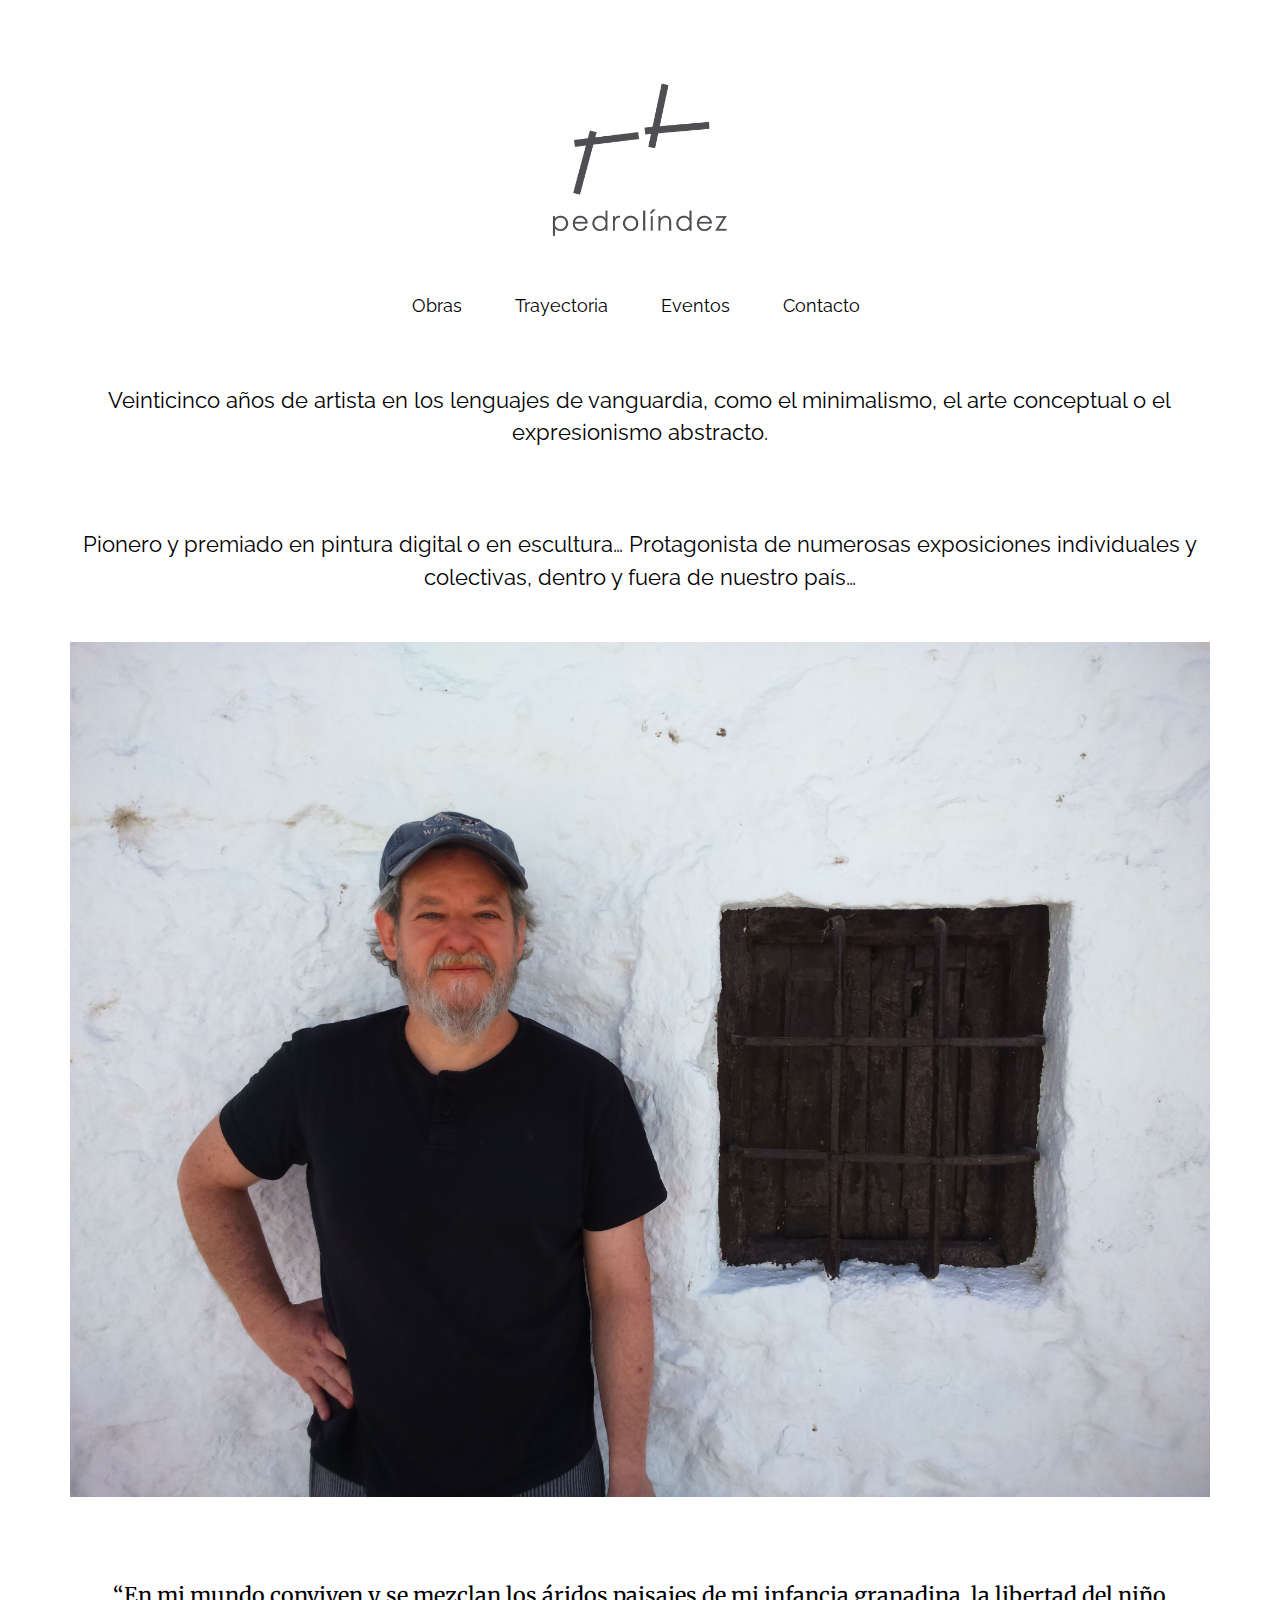
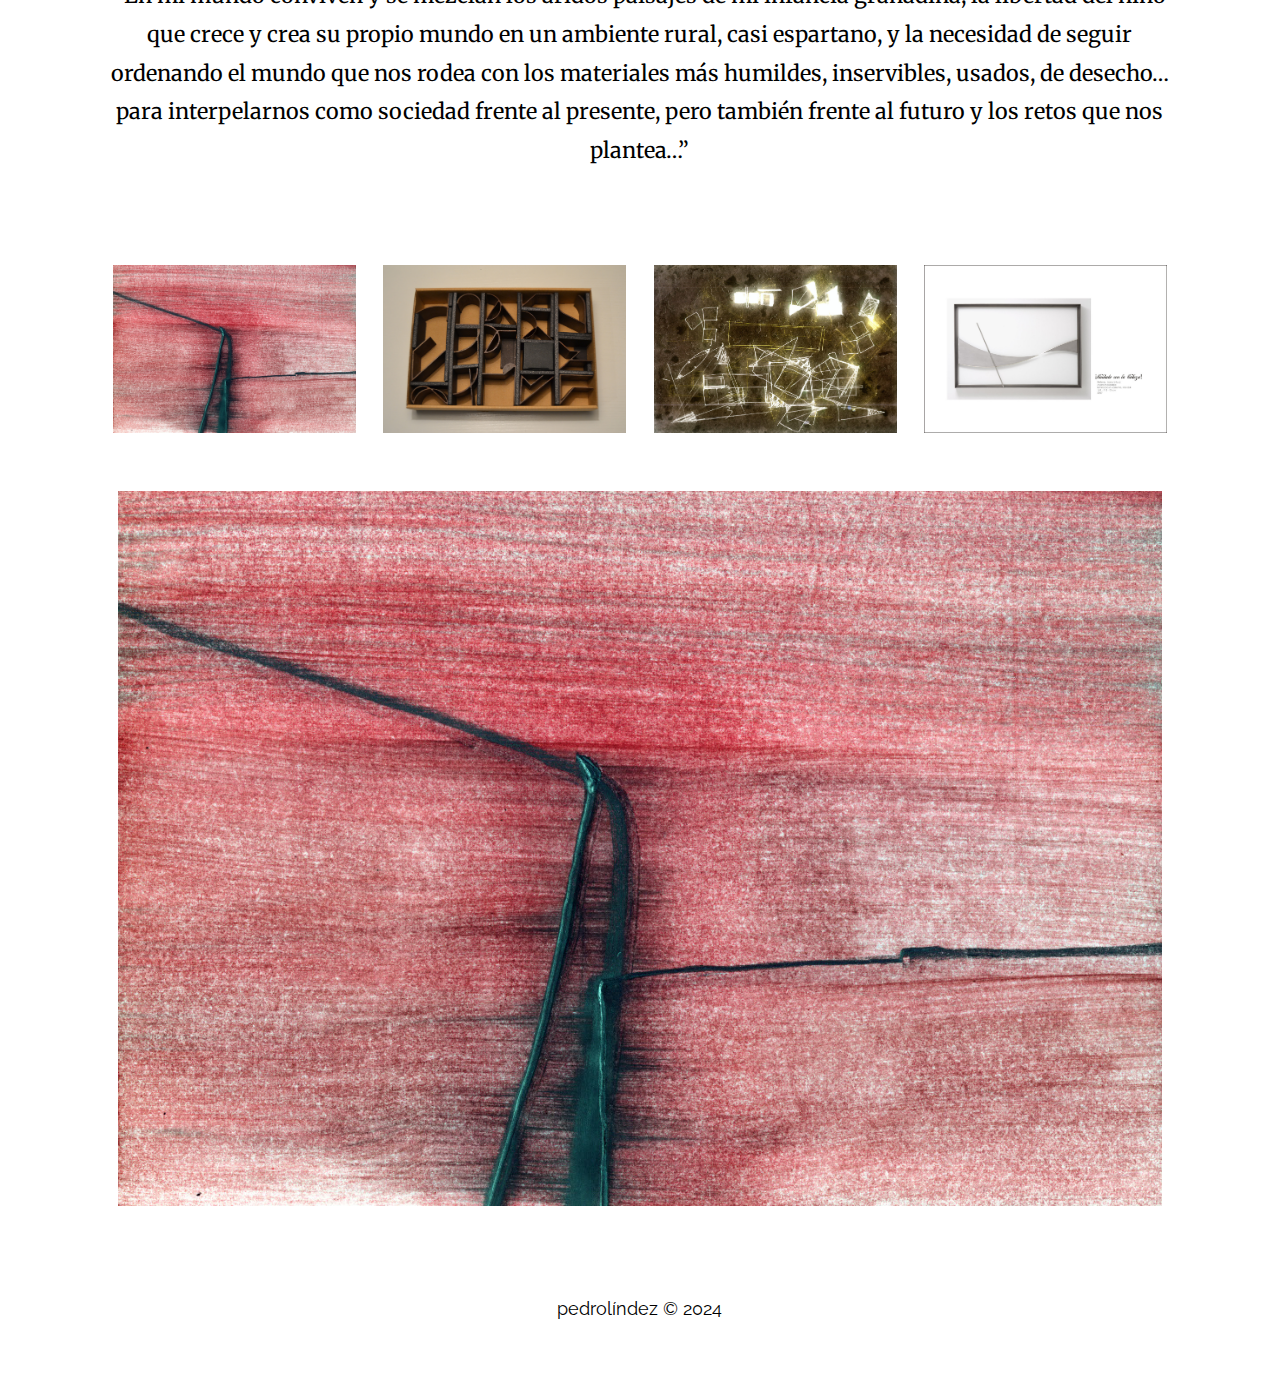
<file: index.html>
<!DOCTYPE html>
<html lang="en">
<head>
    <meta charset="UTF-8">
    <meta name="viewport" content="width=device-width, initial-scale=1.0">
    <title>Pedro Lindez</title>

    <!-- Google Fonts -->
    <link rel="preconnect" href="https://fonts.googleapis.com">
    <link rel="preconnect" href="https://fonts.gstatic.com" crossorigin>
    <link href="https://fonts.googleapis.com/css2?family=Merriweather:ital,wght@0,300;0,400;0,700;0,900;1,300;1,400;1,700;1,900&family=Raleway:ital,wght@0,100..900;1,100..900&display=swap" rel="stylesheet">
    
    <!-- Css -->
    <link rel="stylesheet" href="css/mobile.css">
</head>
<body>
    <div class="container">

        <nav class="nav">
            <div class="logo">
                <a href="./index.html">
                    <img src="img/logo.jpg" />
                </a>
            </div>
            <div class="nav-bar">
                <ul class="nav-menu">
                    <li><a href="./obras.html">Obras</a></li>
                    <li><a href="./trayectoria.html">Trayectoria</a></li>
                    <li><a href="./eventos.html">Eventos</a></li>
                    <li><a href="./contacto.html">Contacto</a></li>
                </ul>
            </div>
        </nav>
        
        <div class="texto-presentacion-1">
            <p>
                Veinticinco años de artista en los lenguajes de vanguardia, como el minimalismo, el arte conceptual o el expresionismo abstracto. 
            </p>
            
            <p>
                Pionero y premiado en pintura digital o en escultura… 
                Protagonista de numerosas exposiciones individuales y colectivas, dentro y fuera de nuestro país…
            </p>
        </div>

        <div class="foto-perfil">
            <img src="img/inicio/pedro.jpg" />
        </div>

        <div class="texto-presentacion-2">
            <p>
            “En mi mundo conviven y se mezclan los áridos paisajes de mi infancia granadina, la libertad del niño que crece y crea su propio mundo en un ambiente rural, 
            casi espartano, y la necesidad de seguir ordenando el mundo que nos rodea con los materiales más humildes, inservibles, usados, de desecho… 
            para interpelarnos como sociedad frente al presente, pero también frente al futuro y los retos que nos plantea…”
            </p>
        </div>
        <div>
            <div class="lista-obras">
            
                <div id="obra-inicio-1" class="obra" onclick="showImage(this)">
                    <img src="img/inicio/obra-inicio-1-web.jpg" />
                </div>
        
                <div id="obra-inicio-2" class="obra" onclick="showImage(this)">
                    <img id="obra-2" src="img/inicio/obra-inicio-2-web.jpg" />
                </div>
        
                <div id="obra-inicio-3" class="obra" onclick="showImage(this)">
                    <img src="img/inicio/obra-inicio-3-web.jpg" />
                </div>
        
                <div id="obra-inicio-4" class="obra" onclick="showImage(this)">
                    <img src="img/inicio/obra-inicio-4-web.jpg" />
                </div>
            </div>
            
            <div class="obra-grande">
                <img id="big-image" src="img/inicio/obra-inicio-1-web.jpg" />
            </div>
        </div>
        
        <footer>
            <p>pedrolíndez © 2024</p>
        </footer>
    </div>

    <script src="js/index.js" type="text/javascript"></script>
</body>
</html>
</file>
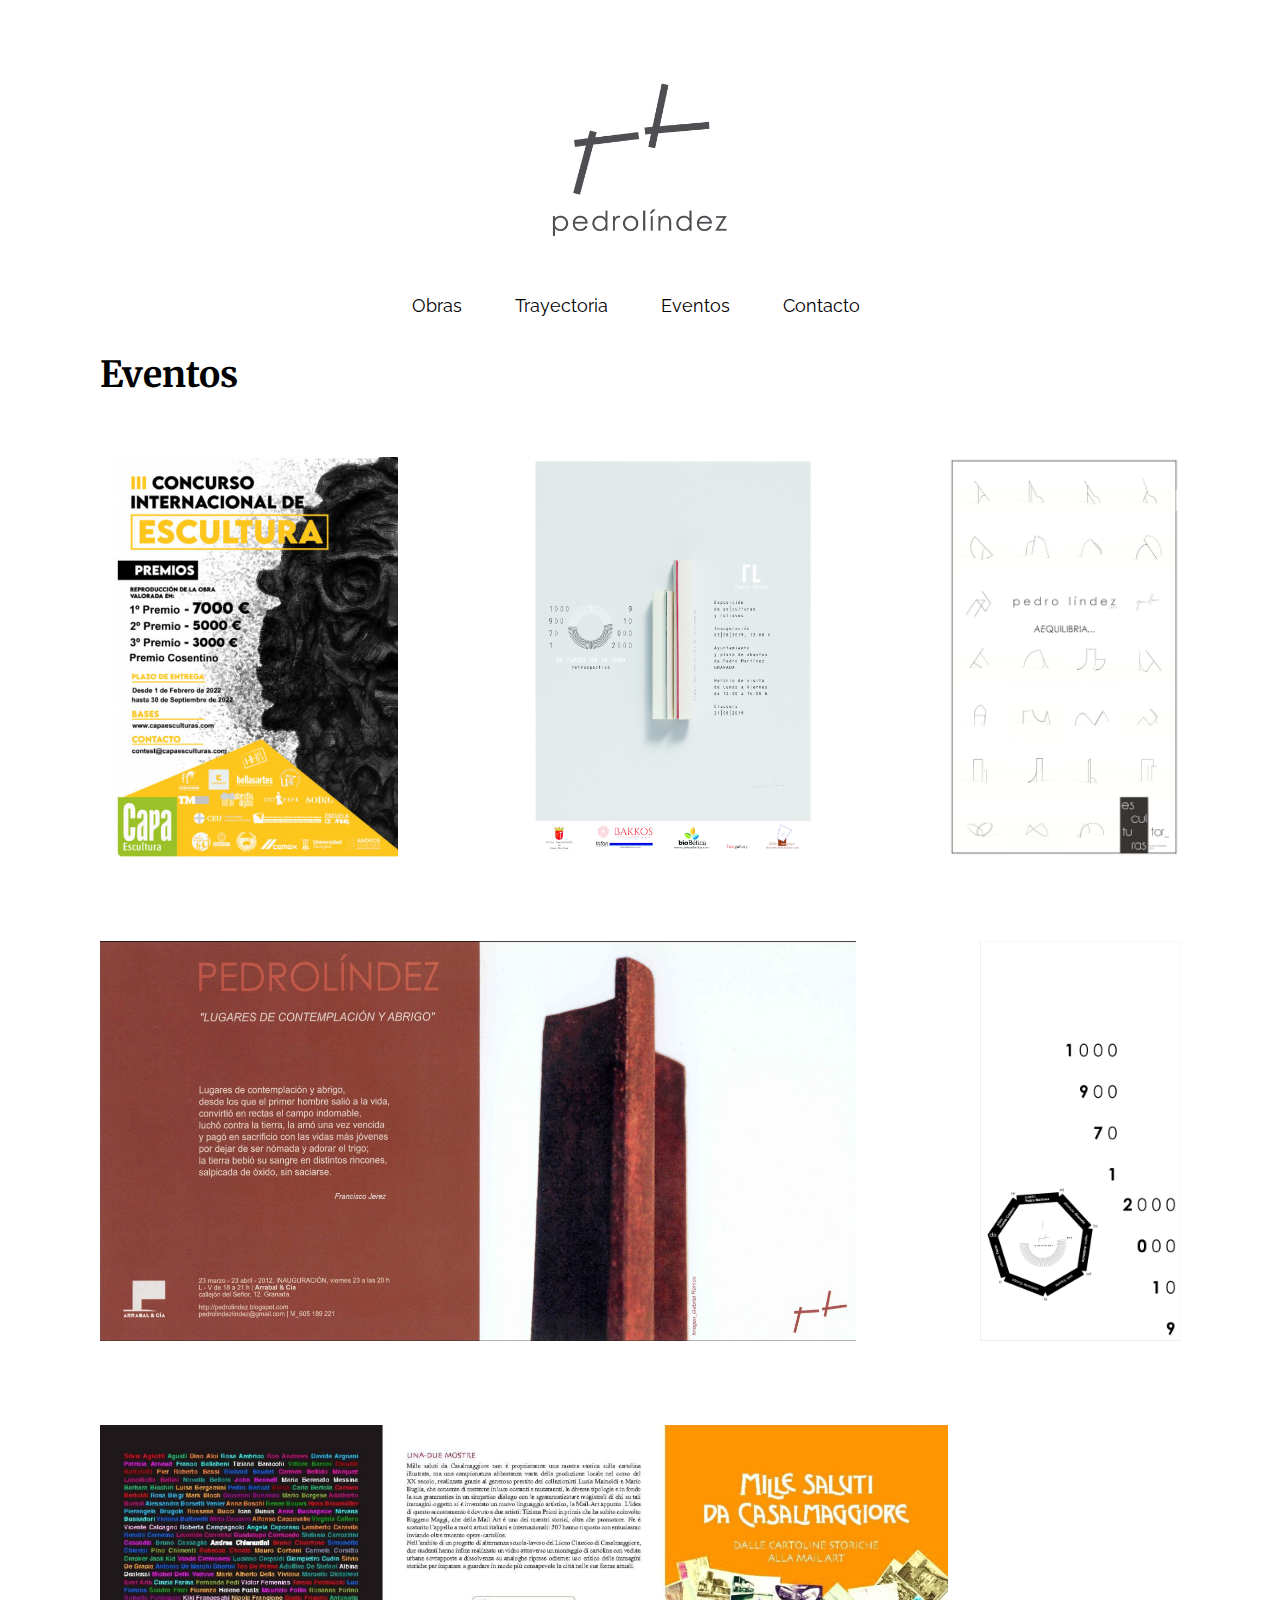
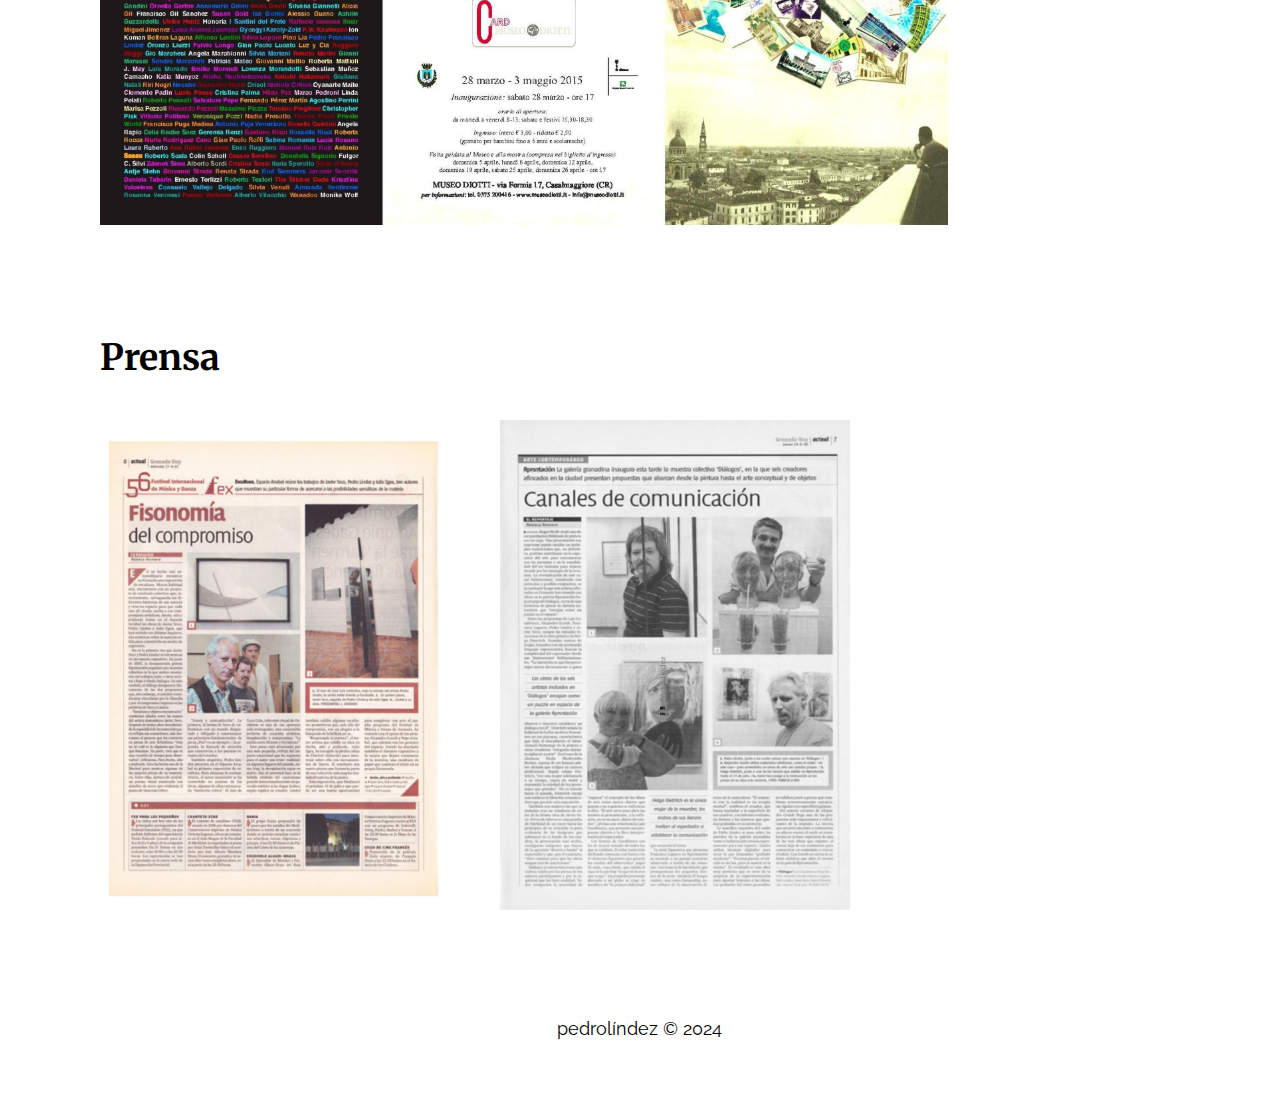
<file: eventos.html>
<!DOCTYPE html>
<html lang="en">
<head>
    <meta charset="UTF-8">
    <meta name="viewport" content="width=device-width, initial-scale=1.0">

    <!-- Google Fonts -->
    <link rel="preconnect" href="https://fonts.googleapis.com">
    <link rel="preconnect" href="https://fonts.gstatic.com" crossorigin>
    <link href="https://fonts.googleapis.com/css2?family=Merriweather:ital,wght@0,300;0,400;0,700;0,900;1,300;1,400;1,700;1,900&family=Raleway:ital,wght@0,100..900;1,100..900&display=swap" rel="stylesheet">
    
    <link rel="stylesheet" href="css/mobile.css">
    <title>Pedro Lindez</title>
</head>
<body>
    <div class="container">

        <nav class="nav">
            <div class="logo">
                <a href="./index.html">
                    <img src="img/logo.jpg" />
                </a>
            </div>
            <div class="nav-bar">
                <ul class="nav-menu">
                    <li><a href="./obras.html">Obras</a></li>
                    <li><a href="./trayectoria.html">Trayectoria</a></li>
                    <li><a href="./eventos.html">Eventos</a></li>
                    <li><a href="./contacto.html">Contacto</a></li>
                </ul>
            </div>
        </nav>
           
        <div class="eventos">
            
            <h1 class="titulo-eventos">Eventos</h1>
            
            <div class="lista-eventos">
                <div class="fila-eventos-1">
                    <div><img src="./img/eventos/eventos-1.jpg" /></div>
                    <div><img src="./img/eventos/eventos-2.jpg" /></div>
                    <div><img src="./img/eventos/eventos-3.jpg" /></div>
                </div>  
                <div class="fila-eventos-2">
                    <div class="double"><img src="./img/eventos/eventos-5.jpg" /></div>    
                    <div><img src="./img/eventos/eventos-6.jpg" /></div>
                </div>
                <div class="fila-eventos-3">
                    <img src="./img/eventos/eventos-4.jpg" />
                </div>  
            </div>
                
            <h1 class="titulo-prensa">Prensa</h1>
            <div class="lista-prensa">
                <div class="fila-prensa">
                    <img src="./img/eventos/prensa-1.jpg" />
                    <img src="./img/eventos/prensa-2.jpg" />
                </div>
                <!--
                    <div class="fila-prensa">
                        <img src="./img/eventos/prensa-3.jpg" />
                    </div>
                -->
            </div>
        </div>

        <footer>
            <p>pedrolíndez © 2024</p>
        </footer>
        
    </div>

    <script src="js/index.js" type="text/javascript"></script>
</body>
</html>
</file>
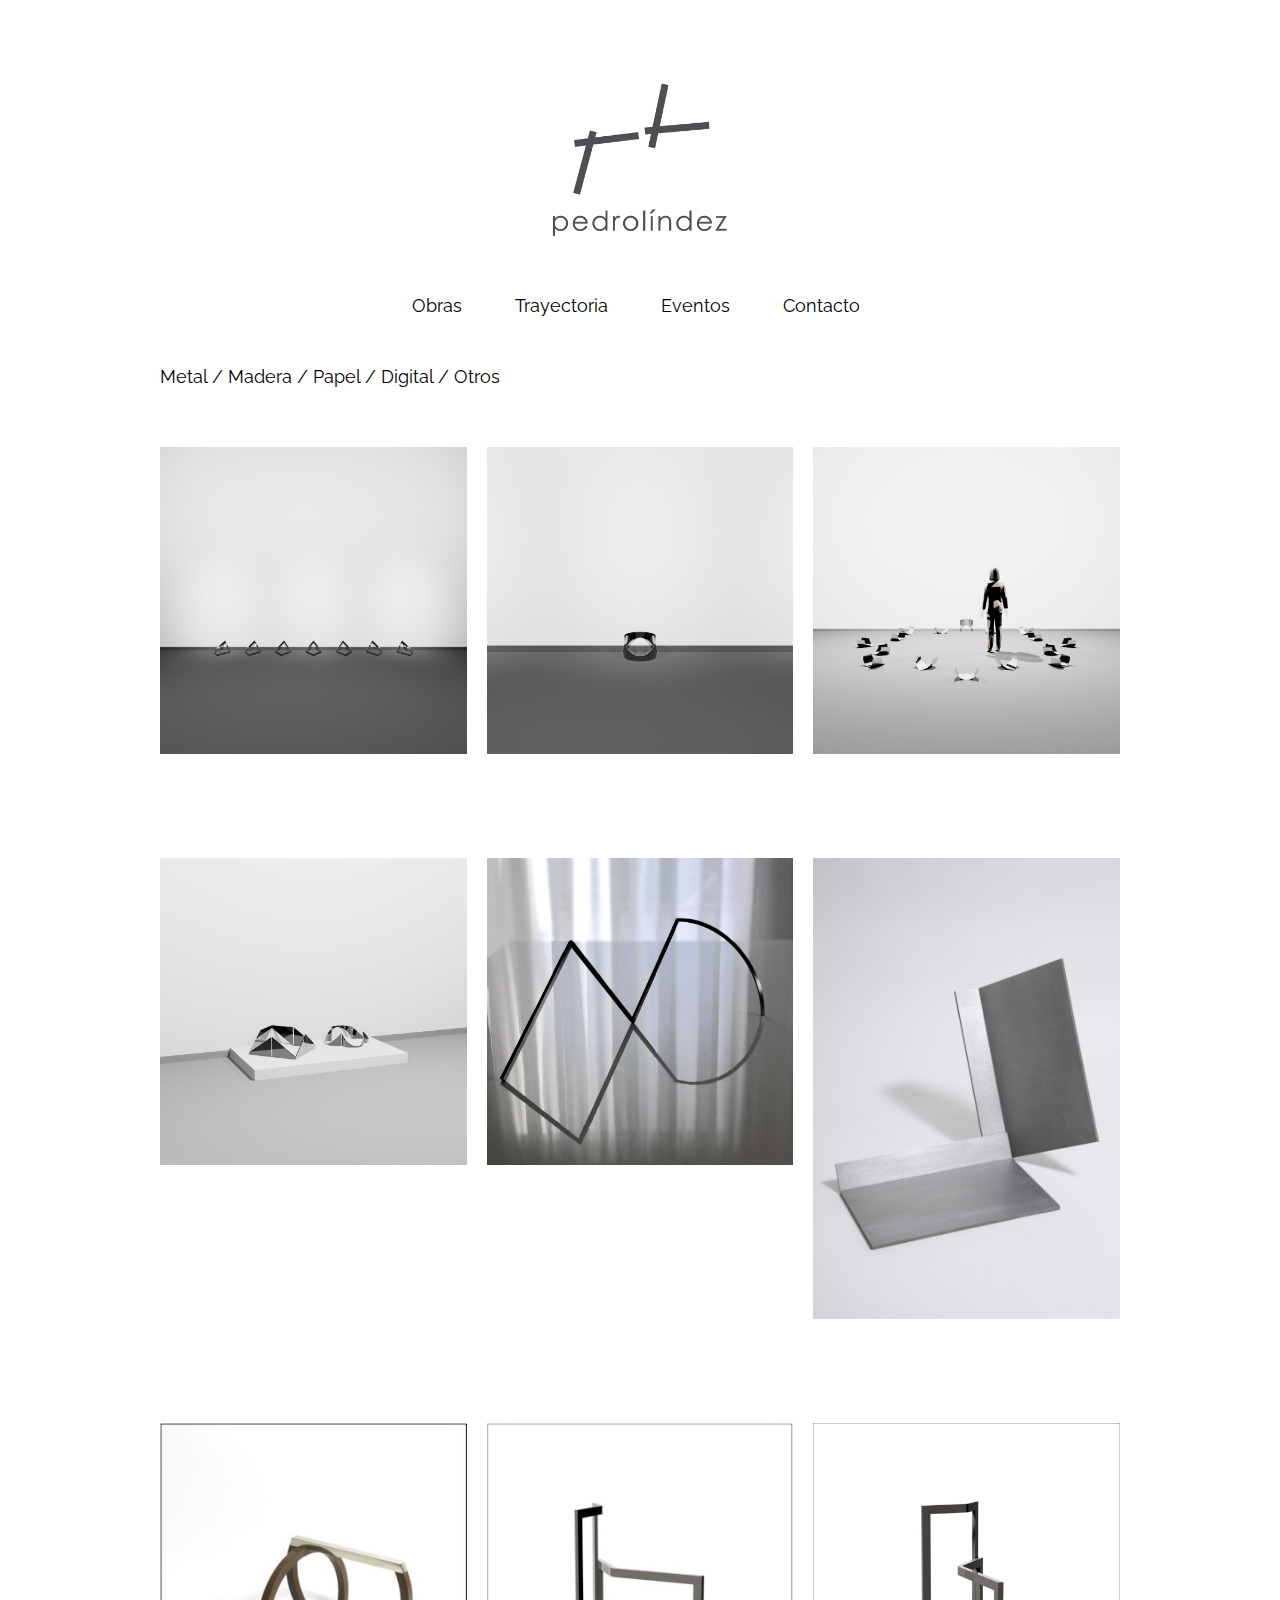
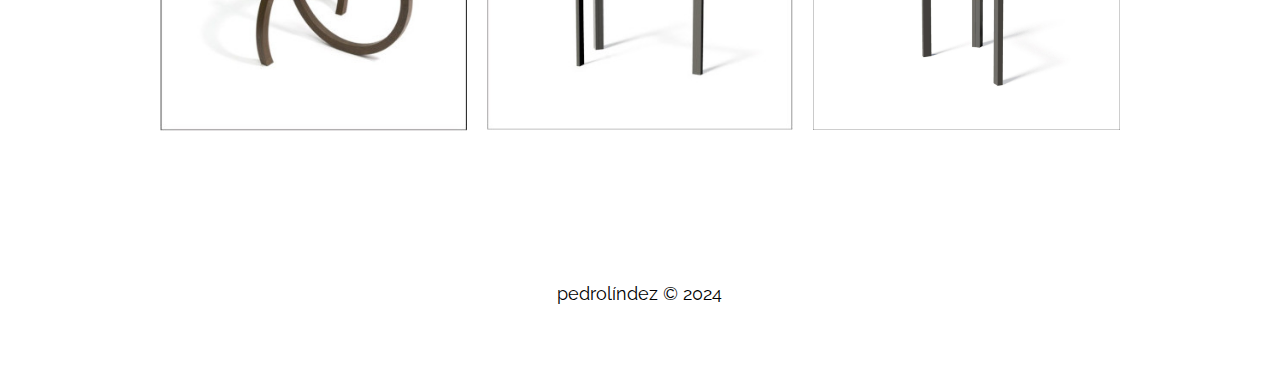
<file: obras.html>
<!DOCTYPE html>
<html lang="en">
<head>
    <meta charset="UTF-8">
    <meta name="viewport" content="width=device-width, initial-scale=1.0">

    <!-- Google Fonts -->
    <link rel="preconnect" href="https://fonts.googleapis.com">
    <link rel="preconnect" href="https://fonts.gstatic.com" crossorigin>
    <link href="https://fonts.googleapis.com/css2?family=Merriweather:ital,wght@0,300;0,400;0,700;0,900;1,300;1,400;1,700;1,900&family=Raleway:ital,wght@0,100..900;1,100..900&display=swap" rel="stylesheet">
    
    <link rel="stylesheet" href="css/mobile.css">
    <title>Pedro Lindez</title>
</head>
<body>
    <div class="container">

        <nav class="nav">
            <div class="logo">
                <a href="./index.html">
                    <img src="img/logo.jpg" />
                </a>
            </div>
            <div class="nav-bar">
                <ul class="nav-menu">
                    <li><a href="./obras.html">Obras</a></li>
                    <li><a href="./trayectoria.html">Trayectoria</a></li>
                    <li><a href="./eventos.html">Eventos</a></li>
                    <li><a href="./contacto.html">Contacto</a></li>
                </ul>
            </div>
        </nav>
        
        <div class="obras-container">
            
            <div class="pics-navbar">
                <ul>
                    <li><a id="link-obras-metal" href="#" onclick="showGrid(this)">Metal</a> /</li>
                    <li><a id="link-obras-madera" href="#" onclick="showGrid(this)">Madera</a> /</li>
                    <li><a id="link-obras-papel" href="#" onclick="showGrid(this)">Papel</a> /</li>
                    <li><a id="link-obras-digital" href="#" onclick="showGrid(this)">Digital</a> /</li>
                    <li><a id="link-obras-otros" href="#" onclick="showGrid(this)">Otros</a></li>
                </ul>
    
            </div>

            <div class="obras-grid">
                
                <!-- Single View -->
                <div id="single-view" class="zi-neg v-hidden">
                    <div class="close" onclick="closeSingleView()">X</div>
                    <h1 class="single-view-info">Untitled #12 / <span class="light-font">33x45cm</span></h1>
                    <div class="single-img">
                        <img id="single-view-img" src="img/obras/digital/digital-2.jpg" />
                    </div>
                </div>
                
                <!------ Obras Metal ------>
                <div id="obras-metal" class="d-block">
                    <div class="fila-grid">
                        <div onclick="showSingleView(this)" ><img src="./img/obras/metal/metal-04.jpg" /></div>
                        <div onclick="showSingleView(this)" ><img src="./img/obras/metal/metal-05.jpg" /></div>
                        <div onclick="showSingleView(this)" ><img src="./img/obras/metal/metal-06.jpg" /></div>
                        <div onclick="showSingleView(this)" ><img src="./img/obras/metal/metal-07.jpg" /></div>
                        <div onclick="showSingleView(this)" ><img src="./img/obras/metal/metal-08.jpg" /></div>
                        <div onclick="showSingleView(this)" ><img src="./img/obras/metal/metal-01b.jpg" /></div>
                        <div onclick="showSingleView(this)" ><img src="./img/obras/metal/metal-02b.jpg" /></div>
                        <div onclick="showSingleView(this)" ><img src="./img/obras/metal/metal-03b.jpg" /></div>
                        <div onclick="showSingleView(this)" ><img src="./img/obras/metal/Imagen-05.jpg" /></div>
                    </div>
                </div>

                <!------ Obras Madera ------>
                <div id="obras-madera" class="d-none">
                    <div class="fila-grid">
                        <div onclick="showSingleView(this)"><img src="./img/obras/madera/madera-1.jpg" /></div>
                        <div onclick="showSingleView(this)"><img src="./img/obras/madera/madera-2.jpg" /></div>
                        <div onclick="showSingleView(this)"><img src="./img/obras/madera/madera-3.jpg" /></div>
                        <div onclick="showSingleView(this)"><img src="./img/obras/madera/madera-4.jpg" /></div>
                        <div onclick="showSingleView(this)"><img src="./img/obras/madera/madera-5.jpg" /></div>
                        <div onclick="showSingleView(this)"><img src="./img/obras/madera/madera-6b.jpg" /></div>
                    </div>
                </div>

                <!------ Obras Papel ------>
                <div id="obras-papel" class="d-none">
                    <div class="fila-grid">
                        <div onclick="showSingleView(this)"><img src="./img/obras/papel/papel-1b.jpg" /></div>
                        <div onclick="showSingleView(this)"><img src="./img/obras/papel/papel-2b.jpg" /></div>
                        <div onclick="showSingleView(this)"><img src="./img/obras/papel/papel-3b.jpg" /></div>
                        <div onclick="showSingleView(this)"><img src="./img/obras/papel/papel-4b.jpg" /></div>
                        <div onclick="showSingleView(this)"><img src="./img/obras/papel/papel-5b.jpg" /></div>
                        <div onclick="showSingleView(this)"><img src="./img/obras/papel/papel-7.jpg" /></div>
                        <div onclick="showSingleView(this)"><img src="./img/obras/papel/papel-8.jpg" /></div>
                        <div onclick="showSingleView(this)"><img src="./img/obras/papel/papel-9.jpg" /></div>
                    </div>
                </div>

                <!------ Obras Digital ------>
                <div id="obras-digital" class="d-none">
                    <div class="fila-grid">
                        <div onclick="showSingleView(this)"><img src="./img/obras/digital/digital-1b.jpg" /></div>
                        <div onclick="showSingleView(this)"><img src="./img/obras/digital/digital-7.jpg" /></div>
                        <div onclick="showSingleView(this)"><img src="./img/obras/digital/digital-3b.jpg" /></div>
                        <div onclick="showSingleView(this)"><img src="./img/obras/digital/digital-4.jpg" /></div>
                        <div onclick="showSingleView(this)"><img src="./img/obras/digital/digital-5.jpg" /></div>
                        <div onclick="showSingleView(this)"><img src="./img/obras/digital/digital-6.jpg" /></div>
                        <div onclick="showSingleView(this)"><img src="./img/obras/digital/digital-2b.jpg" /></div>
                        <div onclick="showSingleView(this)"><img src="./img/obras/digital/digital-8.jpg" /></div>
                        <div onclick="showSingleView(this)"><img src="./img/obras/digital/digital-9.jpg" /></div>
                    </div>
                </div>

                <!------ Obras Otros Materiales ------>
                <div id="obras-otros" class="d-none">
                    <div class="fila-grid">
                        <div onclick="showSingleView(this)"><img src="./img/obras/otros/otros-1b.jpg" /></div>
                        <div onclick="showSingleView(this)"><img src="./img/obras/otros/otros-2.jpg" /></div>
                        <div onclick="showSingleView(this)"><img src="./img/obras/otros/otros-3.jpg" /></div>
                        <div onclick="showSingleView(this)"><img src="./img/obras/otros/otros-4a.jpg" /></div>
                        <div onclick="showSingleView(this)"><img src="./img/obras/otros/otros-5b.jpg" /></div>
                        <div onclick="showSingleView(this)"><img src="./img/obras/otros/otros-6b.jpg" /></div>
                        <div onclick="showSingleView(this)"><img src="./img/obras/otros/otros-8.jpg" /></div>
                        <div onclick="showSingleView(this)"><img src="./img/obras/otros/otros-9.jpg" /></div>
                    </div>
                </div>

            </div>

            

        </div>


        <footer>
            <p>pedrolíndez © 2024</p>
        </footer>
        
    </div>

    <script src="js/index.js" type="text/javascript"></script>
</body>
</html>
</file>
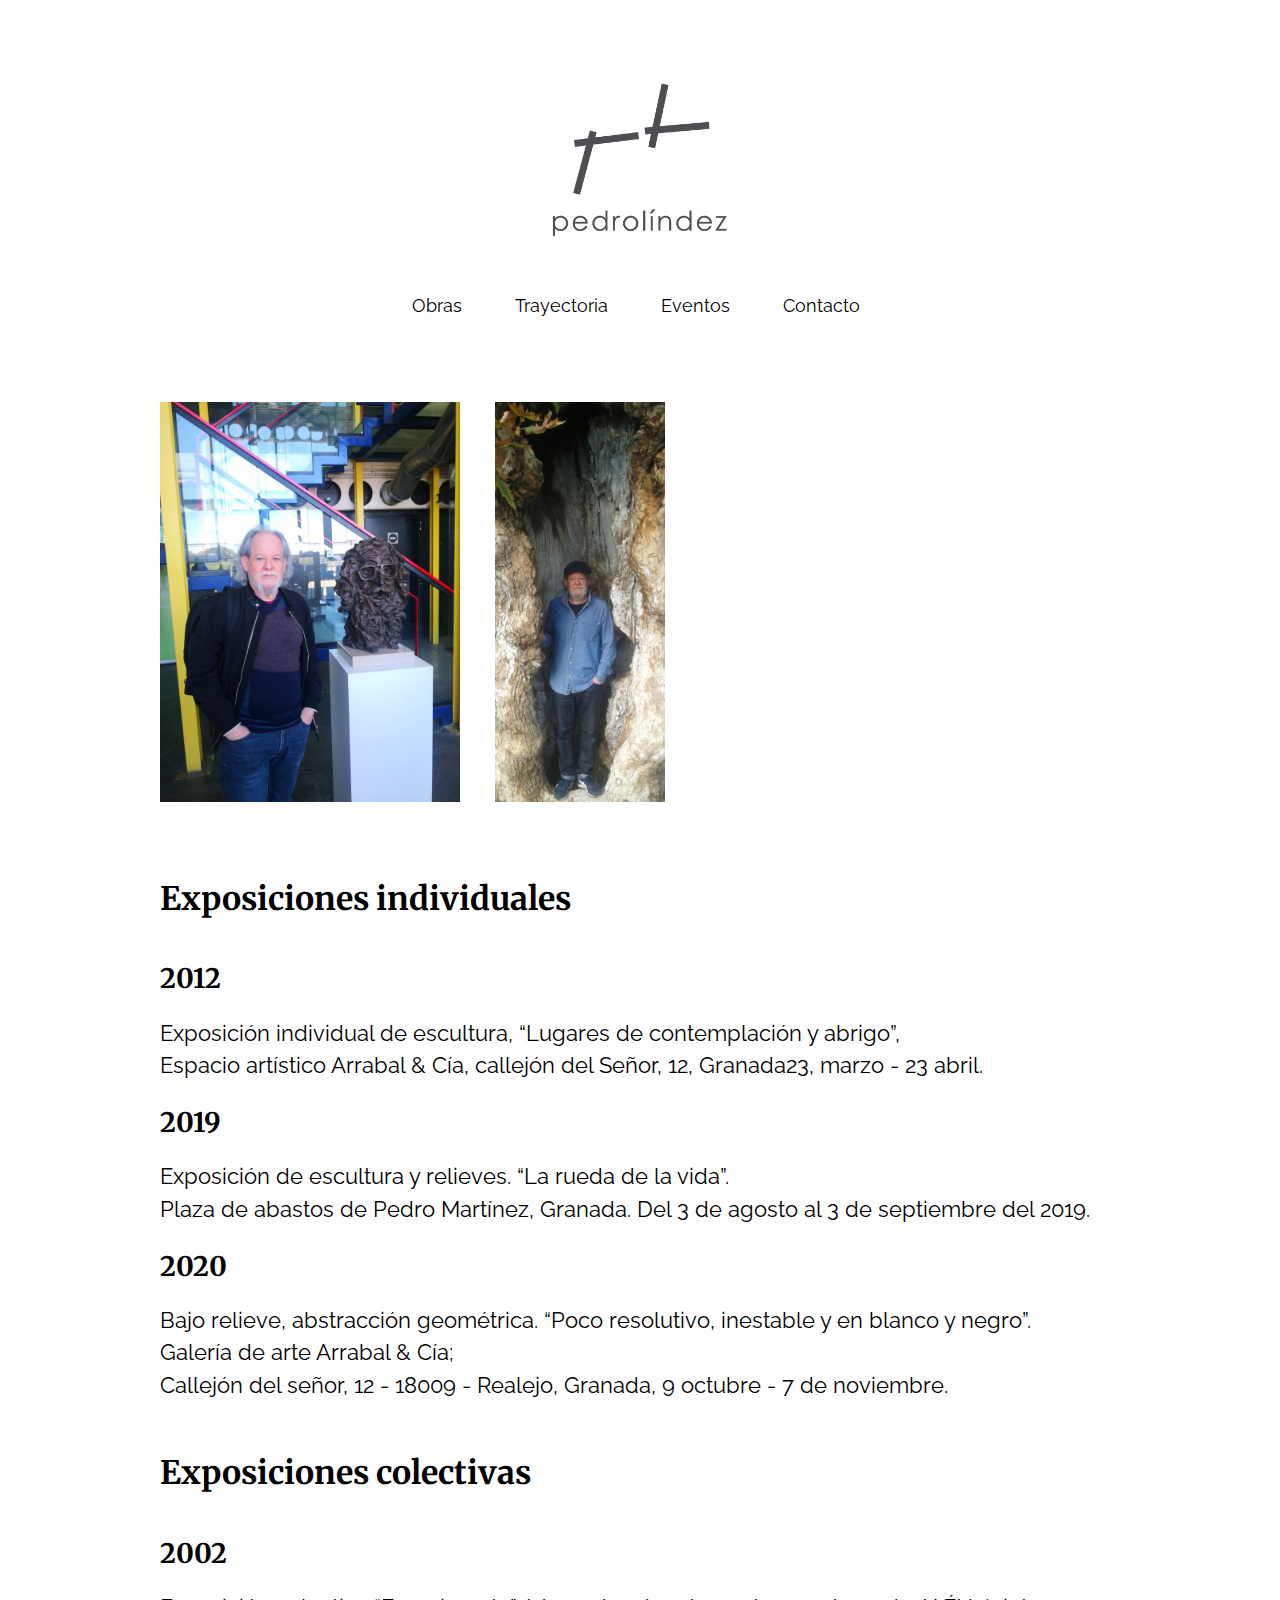
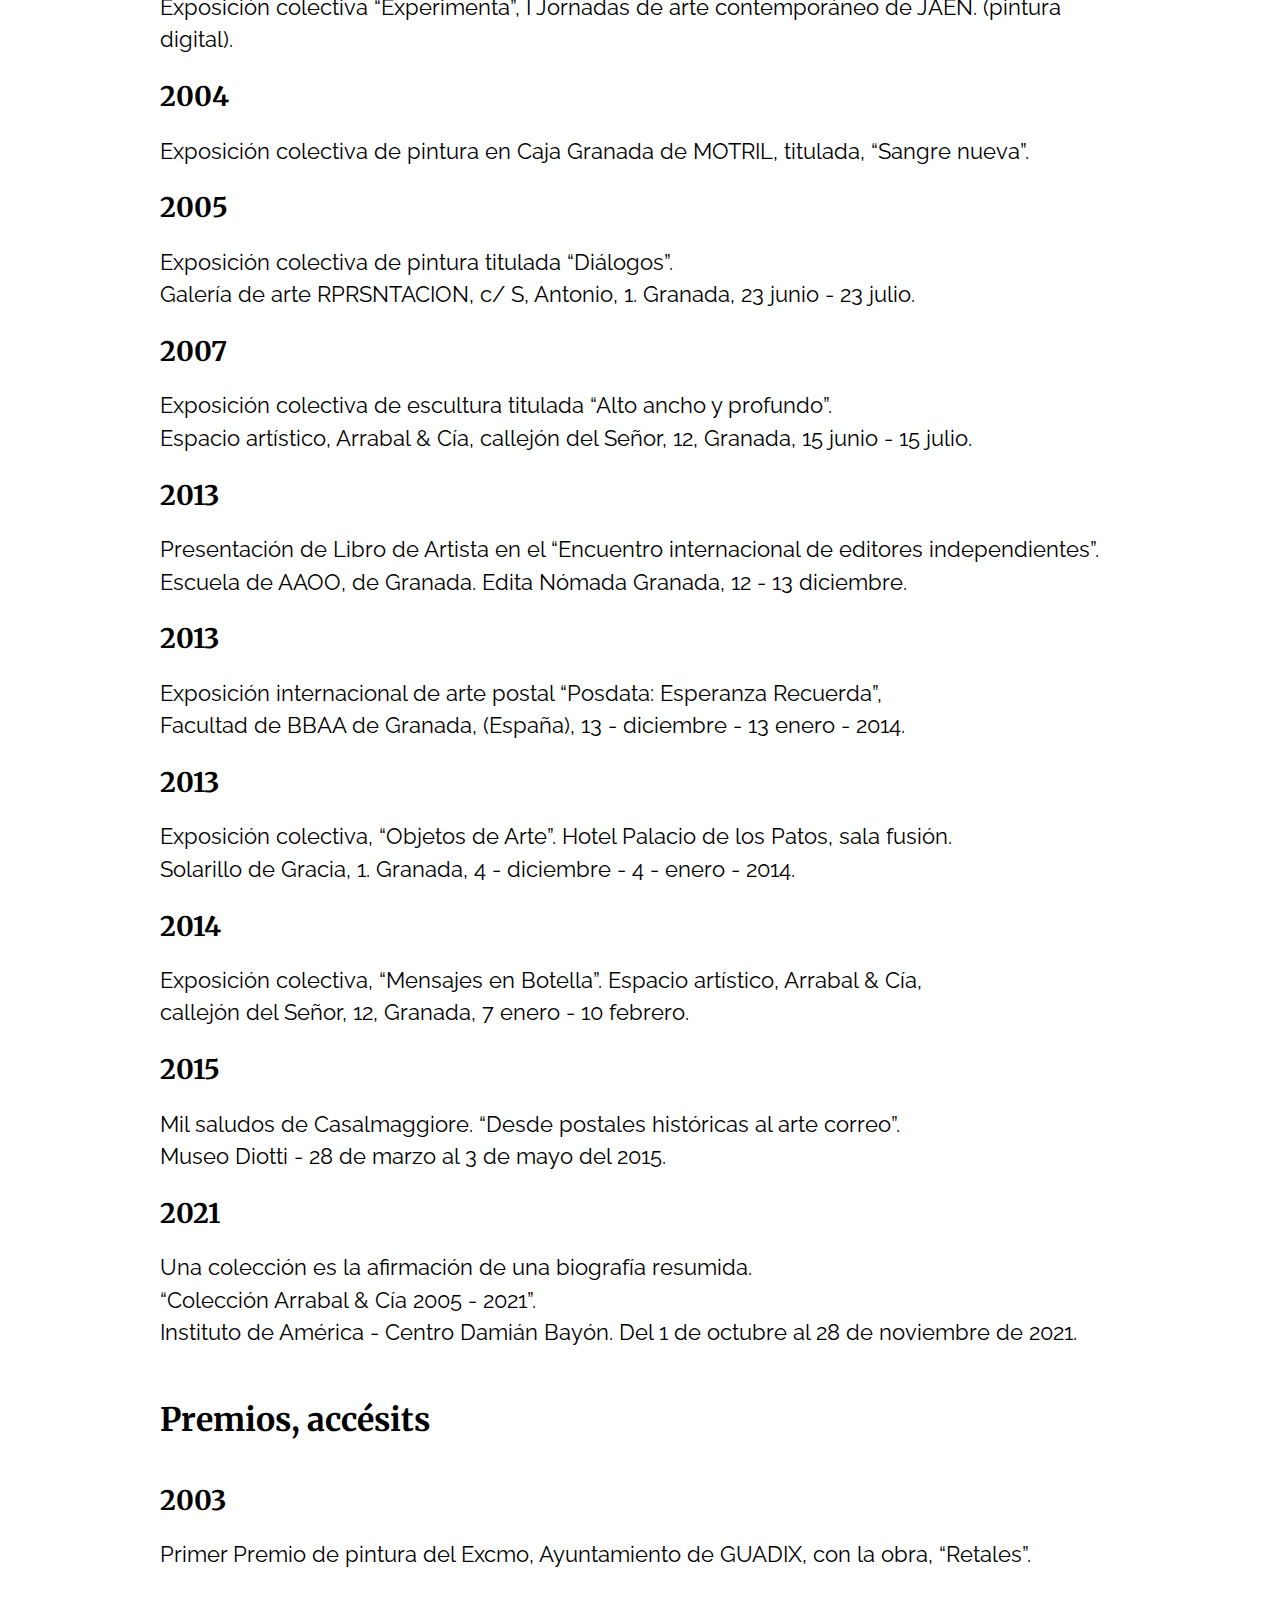
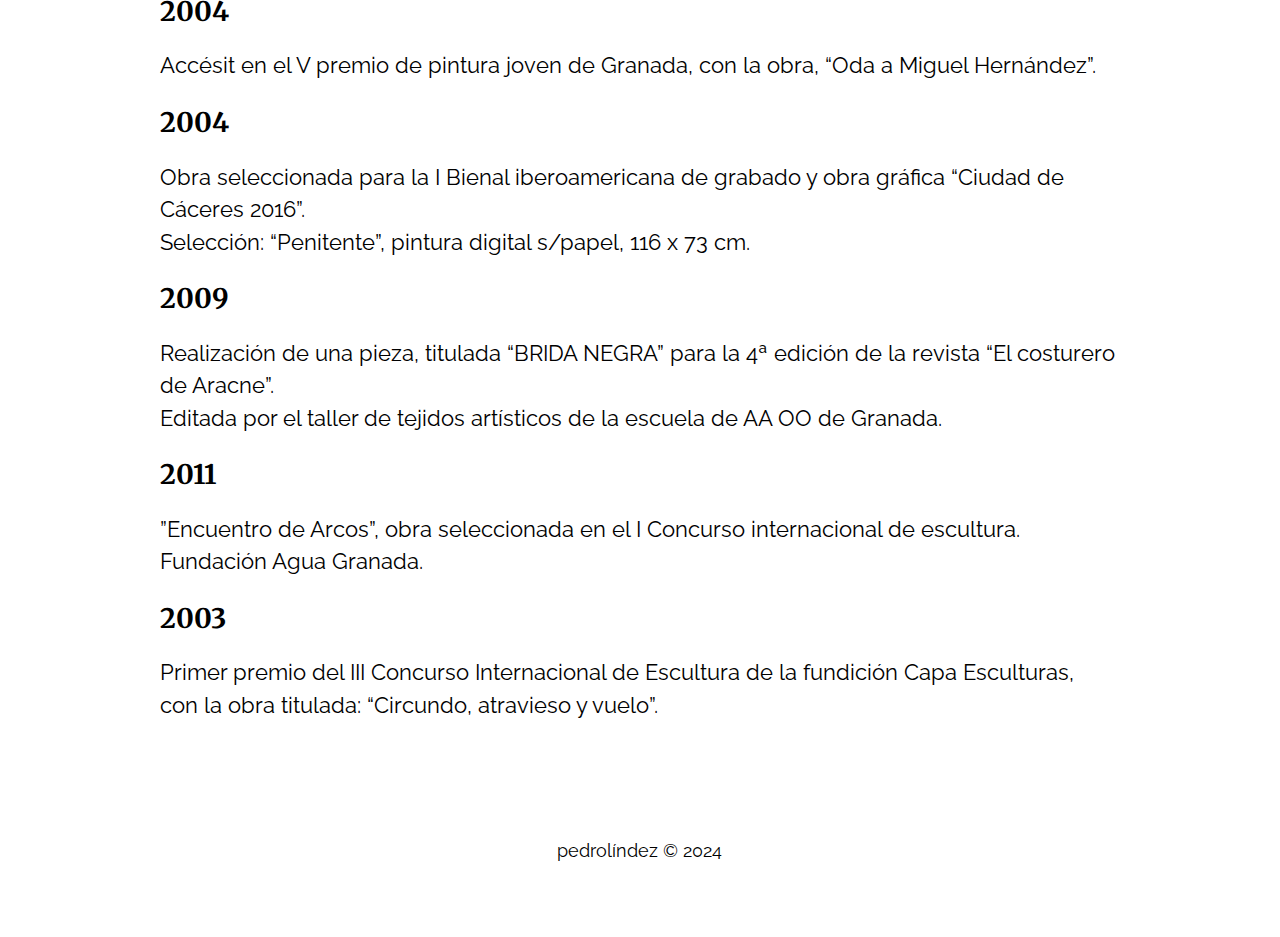
<file: trayectoria.html>
<!DOCTYPE html>
<html lang="en">
<head>
    <meta charset="UTF-8">
    <meta name="viewport" content="width=device-width, initial-scale=1.0">

    <!-- Google Fonts -->
    <link rel="preconnect" href="https://fonts.googleapis.com">
    <link rel="preconnect" href="https://fonts.gstatic.com" crossorigin>
    <link href="https://fonts.googleapis.com/css2?family=Merriweather:ital,wght@0,300;0,400;0,700;0,900;1,300;1,400;1,700;1,900&family=Raleway:ital,wght@0,100..900;1,100..900&display=swap" rel="stylesheet">
    
    <link rel="stylesheet" href="css/mobile.css">
    <title>Pedro Lindez</title>
</head>
<body>
    <div class="container">

        <nav class="nav">
            <div class="logo">
                <a href="./index.html">
                    <img src="img/logo.jpg" />
                </a>
            </div>
            <div class="nav-bar">
                <ul class="nav-menu">
                    <li><a href="./obras.html">Obras</a></li>
                    <li><a href="./trayectoria.html">Trayectoria</a></li>
                    <li><a href="./eventos.html">Eventos</a></li>
                    <li><a href="./contacto.html">Contacto</a></li>
                </ul>
            </div>
        </nav>
           
        <div class="trayectoria">

            <div class="fotos">
                <img class="foto-pedro" src="./img/pedro-3.jpg" />
                <img class="foto-pedro" src="./img/pedro-2.jpg" />
            </div>

            <div class="expo-individuales">
                
                <h1>Exposiciones individuales</h1>
                
                <h2>2012</h2>
                <p>Exposición individual de escultura, “Lugares de contemplación y abrigo”, <br/>
                    Espacio artístico Arrabal & Cía, callejón del Señor, 12, Granada23, marzo - 23 abril.</p>
                
                <h2>2019</h2>
                <p>Exposición de escultura y relieves. “La rueda de la vida”.<br/>
                   Plaza de abastos de Pedro Martínez, Granada. Del 3 de agosto al 3 de septiembre del 2019.</p>
                
                <h2>2020</h2>
                <p>
                    Bajo relieve, abstracción geométrica. “Poco resolutivo, inestable y en blanco y negro”.<br/>
                    Galería de arte Arrabal & Cía;<br/>
                    Callejón del señor, 12 - 18009 - Realejo, Granada, 9 octubre - 7 de noviembre.
                </p>
            </div>

            <div class="expo-colectivas">
                
                <h1>Exposiciones colectivas</h1>
                
                <h2>2002</h2>
                <p>Exposición colectiva “Experimenta”, I Jornadas de arte contemporáneo de JAÉN. (pintura digital). </p>
                
                <h2>2004</h2>
                <p>Exposición colectiva de pintura en Caja Granada de MOTRIL, titulada, “Sangre nueva”.</p>
                
                <h2>2005</h2>
                <p>Exposición colectiva de pintura titulada “Diálogos”.<br/>
                   Galería de arte RPRSNTACION, c/ S, Antonio, 1. Granada, 23 junio - 23 julio.</p>
                
                <h2>2007</h2>
                <p>Exposición colectiva de escultura titulada “Alto ancho y profundo”.<br/> 
                   Espacio artístico, Arrabal & Cía, callejón del Señor, 12, Granada, 15 junio - 15 julio.</p>
                
                <h2>2013</h2>   
                <p>Presentación de Libro de Artista en el “Encuentro internacional de editores independientes”.<br/>
                   Escuela de AAOO, de Granada. Edita Nómada Granada, 12 - 13 diciembre.</p>
                
                <h2>2013</h2>                          
                <p>Exposición internacional de arte postal “Posdata: Esperanza Recuerda”,<br/> 
                   Facultad de BBAA de Granada, (España), 13 - diciembre - 13 enero - 2014.</p>
                
                <h2>2013</h2>
                <p>Exposición colectiva, “Objetos de Arte”. Hotel Palacio de los Patos, sala fusión.<br/> 
                   Solarillo de Gracia, 1. Granada, 4 - diciembre - 4 - enero - 2014.</p>
                
                <h2>2014</h2>
                <p>Exposición colectiva, “Mensajes en Botella”. Espacio artístico, Arrabal & Cía,<br/> 
                    callejón del Señor, 12, Granada, 7 enero - 10 febrero.</p>
                
                <h2>2015</h2>
                <p>Mil saludos de Casalmaggiore. “Desde postales históricas al arte correo”.<br/>
                   Museo Diotti - 28 de marzo al 3 de mayo del 2015.</p>
                
                <h2>2021</h2>
                <p>Una colección es la afirmación de una biografía resumida.<br/> 
                   “Colección Arrabal & Cía 2005 - 2021”.<br/>
                   Instituto de América - Centro Damián Bayón. Del 1 de octubre al 28 de noviembre de 2021.</p>
            </div>

            <div class="premios">
                
                <h1>Premios, accésits</h1>
                
                <h2>2003</h2>
                <p>Primer Premio de pintura del Excmo, Ayuntamiento de GUADIX, con la obra, “Retales”.</p>
                
                <h2>2004</h2>
                <p>Accésit en el V premio de pintura joven de Granada, con la obra, “Oda a Miguel Hernández”.</p>
                
                <h2>2004</h2>
                <p>Obra seleccionada para la I Bienal iberoamericana de grabado y obra gráfica “Ciudad de Cáceres 2016”.<br/> 
                   Selección: “Penitente”, pintura digital s/papel, 116 x 73 cm.</p>
                
                <h2>2009</h2>
                <p>Realización de una pieza, titulada “BRIDA NEGRA” para la 4ª edición de la revista “El costurero de Aracne”.<br/> 
                    Editada por el taller de tejidos artísticos de la escuela de AA OO de Granada.</p>
                
                <h2>2011</h2>
                <p>”Encuentro de Arcos”, obra seleccionada en el I Concurso internacional de escultura.<br/>
                    Fundación Agua Granada.</p>
                
                <h2>2003</h2>
                <p>Primer premio del III Concurso Internacional de Escultura de la fundición Capa Esculturas,<br/> 
                   con la obra titulada: “Circundo, atravieso y vuelo”.</p>
            </div>
        </div>

        <footer>
            <p>pedrolíndez © 2024</p>
        </footer>
        
    </div>

    <script src="js/index.js" type="text/javascript"></script>
</body>
</html>
</file>
<file: css/mobile.css>
/* Breakpoints 480px / 768px / 1024px / 1280px */

/* @media (max-width: 1200px) {
    body {
        background-color: orange;
    }
}

@media (max-width: 1440px) {
    body {
        background-color: yellow;
    }
} */

/* Raleway <weight>: Use a value from 100 to 900 */


body {
    background: #FFF;
    font-family: "Raleway", sans-serif;
    font-optical-sizing: auto;
    font-style: normal;
    font-size: 18px;
}

.container {
    background: #FFF;
    width: 95%;
    margin: 0 auto;
    text-align: center;
    margin-top: 5%;
}

.logo img {
    width: 20%;
}

/******** Media Queries ********/

@media (min-width: 1024px) {
    .logo img {
        width: 192px;
    }
}


/****************************    Navbar    ****************************/

.nav-bar {
    margin-top: 3%;
    margin-bottom: 3%;
} 

.nav-menu {
    display: inline;
    list-style: none;
}

.nav-menu li {
    display: inline;
    margin-right: 4%;
    font-size: 1em;
}

.nav-menu li a {
    color: #000;
    text-decoration: none;
}

.nav-menu li a:hover {
    color: #AAA;
}

@media (min-width: 1440px) {
 
    .nav-menu li {
        margin-right: 3%;
        font-size: 1.1em;
    }
}

/****************************    Footer    ****************************/

footer {
    padding: 50px 0;
}

@media (min-width: 1440px) {
 
    footer {
        font-size: 1.2em;
    }
 
}


/****************************    index.html    ****************************/

.texto-presentacion-1 {
    margin: 0 auto;
    width: 99%;
}

.texto-presentacion-1 p {
    font-size: 1.2em;
    text-align: center;
    line-height: 1.5em;
    padding: 1.5em 1em 1.2em;
}

.texto-presentacion-2 {
    margin: 0 auto;
    padding-top: 1.2em;
    width: 90%;
}

.texto-presentacion-2 p {
    font-family: "Merriweather", serif;
    font-size: 1.2em;
    text-align: center;
    line-height: 1.8em;
    padding: 1.5em 0.3em;
}

.foto-perfil img {
    width: 100%;
}

.obra-grande {
    display: none;
}

.lista-obras {
    margin: 0 auto;
    padding-bottom: 2.2em;
}

.lista-obras .obra {
    display: block;
    margin-top: 2.2em;
}


.lista-obras img {
    cursor: default;
    width: 90%;
}

/******** Media Queries ********/

@media (min-width: 1200px) {
    
    .foto-perfil img {
        width: 95%;
    }
    
    .lista-obras {
        width: 90%;
        display: grid;
        grid: auto-flow dense / 1fr 1fr 1fr 1fr;
    }

    .lista-obras .obra {
        display: inline;
    }

    .lista-obras img {
        cursor: pointer;
        height: 90%;
    }

    .obra-grande {
        display: inherit;
        margin-bottom: 20px;
    }

    .obra-grande img {
        width: 87%;
    }    
}

@media (min-width: 1440px) {

    .texto-presentacion-1 {
        width: 80%;
    }
    
    .texto-presentacion-1 p {
        font-size: 1.4em;
    }
    
    .texto-presentacion-2 {
        width: 80%;
    }
    
    .texto-presentacion-2 p {
        font-size: 1.4em;
        line-height: 2em;
        padding: 2em 0.3em 3em;
    }
    
    .foto-perfil img {
        width: 85%;
    }
    
}


/****************************    obras.html    ****************************/

.obras-container { 
    margin: 0 auto;
    width: 80%;
}

.pics-navbar ul {
    list-style: none;
    text-align: left;
    margin-top: 50px;
    margin-bottom: 60px;
    padding: 0;
}

.pics-navbar ul li {
    display: inline;
}

.pics-navbar ul li a {
    color: #000;
    font-size: 18px;
    text-decoration: none;
}

.pics-navbar a:hover {
    color: #AAA;
}

.fila-grid {
    display: inline-block;
}

.fila-grid img {
    margin-bottom: 80px;
    width: 100%;
}

.d-none {
    display: none;
}

.d-block {
    display: block;
}

/******** Media Queries ********/

@media (min-width: 1024px) {
    
    .obras-container {
        margin: 0 auto;
        width: 70%;
    }    

}

@media (min-width: 1200px) {

    .obras-container {
        margin: 0 auto;
        width: 80%;
    }
        
    .fila-grid {
        display: grid;
        grid: auto-flow dense / 1fr 1fr 1fr;
        gap: 20px;
    }
    
            
}

/******    single view    ******/

.zi-10 {
    z-index: 10;
}

.zi-neg {
    z-index: -10;
}

.light-font {
    font-size: 1em;
    font-weight: normal;
}

.single-view-info {
    text-align: center;    
}

.close {
    color: #AAA;
    font-size: 48px;
    left: 95%;
    top: 10px;
    position: relative;
    cursor: pointer;
    width: 100px;
}

#single-view {
    background: #FFF;
    position: fixed;
    top: 0px;
    left: 0;
    bottom: 0;
    overflow: scroll;
    width: 100%;
    margin: 0 auto;
}

.single-img {
    display: inline-block;
}

#single-view-img {
    width: 90% ;
}

.v-hidden {
    visibility: hidden;
}

.v-visible {
    visibility: visible;
}


/****************************    trayectoria.html    ****************************/

.trayectoria {
    margin: 0 auto;
    width: 100%;
}

.fotos {
    display: block;
    padding: 50px 0;
    text-align: left;
}

.fotos .foto-pedro {
    height: 300px;
    margin-right: 30px;
}

.expo-individuales, .expo-colectivas, .premios {
    text-align: left;    
    margin-bottom: 50px;
}

.trayectoria h1 {
    font-family: "Merriweather", serif;
    font-size: 1.5em;
    padding-bottom: 20px;
}


.trayectoria h2 {
    font-family: "Merriweather", serif;
    font-size: 1.3em;
}

.trayectoria p {
    font-size: 1em;
    line-height: 1.5em;
}

/******** Media Queries ********/

@media (min-width: 1024px) {
    
    .trayectoria {
        margin: 0 auto;
        width: 90%;
    }
    
    .fotos .foto-pedro {
        height: 400px;
        margin-right: 30px;
    }

    .trayectoria h1 {
        font-size: 1.8em;
    }
    
    .trayectoria h2 {
        font-size: 1.5em;
    }
    
    .trayectoria p {
        font-size: 1.2em;
    }
    
}

@media (min-width: 1024px) {
    
    .trayectoria {
        margin: 0 auto;
        width: 80%;
    }
       
}


/****************************    eventos.html    ****************************/

.eventos h1 {
    font-family: "Merriweather", serif;
    padding-bottom: 20px;
}

@media (max-width: 1024px) {
    
    .eventos {
        margin: 0 auto;
        padding-top: 40px;
        text-align: left;
        width: 80%;
    }
    
    .eventos img {
        margin-bottom: 50px;
        width: 100%;
    }
    
    .lista-prensa img {
        width: 80%;
    }

}

/******** Media Queries ********/

@media (min-width: 1024px) {
    
    .eventos {
        margin: 0 auto;
        text-align: left;
        width: 90%;
    }       
    
    .fila-eventos-1 {
        display: flex;
        justify-content: space-between;
        margin-bottom: 80px;
        margin-top: 40px;
    }
    
    .fila-eventos-1 img {
        height: 400px;
        width: 100%;
    }
    
    .fila-eventos-2 {
        display: flex;
        justify-content: space-between;
        margin-bottom: 80px;
    }

    .fila-eventos-2 img {
        height: 400px;
        width: 100%;
    }

    .fila-eventos-2 .double {
        width: 70%;
    }
    
    .fila-eventos-3 {
        display: flex;
        margin-bottom: 80px;
    }

    .fila-eventos-3 img {
        height: 400px;
        max-width: 80%;
    }

    .titulo-prensa {
        margin-bottom: 20px;
        padding-top: 30px;
    }
    
    .fila-prensa {
        display: flex;
        justify-content: flex-start;
        margin-bottom: 40px;
    }
    
    .lista-prensa img {
        margin-right: 50px;
        width: 350px;
    }    
}

@media (min-width: 1400px) {
    
    .eventos {
        width: 80%;
        max-width: 1200px;
    }       

    .fila-eventos-1 {
        margin-bottom: 150px;
    }

    .fila-eventos-2 {
        margin-bottom: 150px;
    }

    .fila-eventos-3 img {
        max-width: 80%;
    }

}


/****************************    contacto.html    ****************************/

.contact-page {
    margin: 0 auto;
    text-align: left;
    width: 100%;
}

.contact-pics {
    display: inline-block;
    padding: 50px 0 50px;
}


.contact-pics img {
    height: 250px;
}

.form-text {
    margin-bottom: 50px;
}

.email {
    font-weight: bold;
}

.social img {
    margin-right: 10px;
    width: 6%;
}

/******** Media Queries ********/

@media (min-width: 1024px) {
    
    .form-text {
        font-size: 1.2em;
    }

    .social img {
        width: 50px;
    }
}

.social .facebook {
    border-radius: 15px;
}

/* 

    .contact-form {
        text-align: left;
    }
    
    .contact-form label {
        font-weight: bold;
    }

    .contact-form input {
        font-size: 18px;
        padding: 5px;
        width: 50%;
    }
    
    .form-name, .form-email {
        margin-bottom: 30px;
    }
        
    #message {
        font-size: 18px;
        height: 200px;
        width: 80%;
    }
            
*/
</file>
